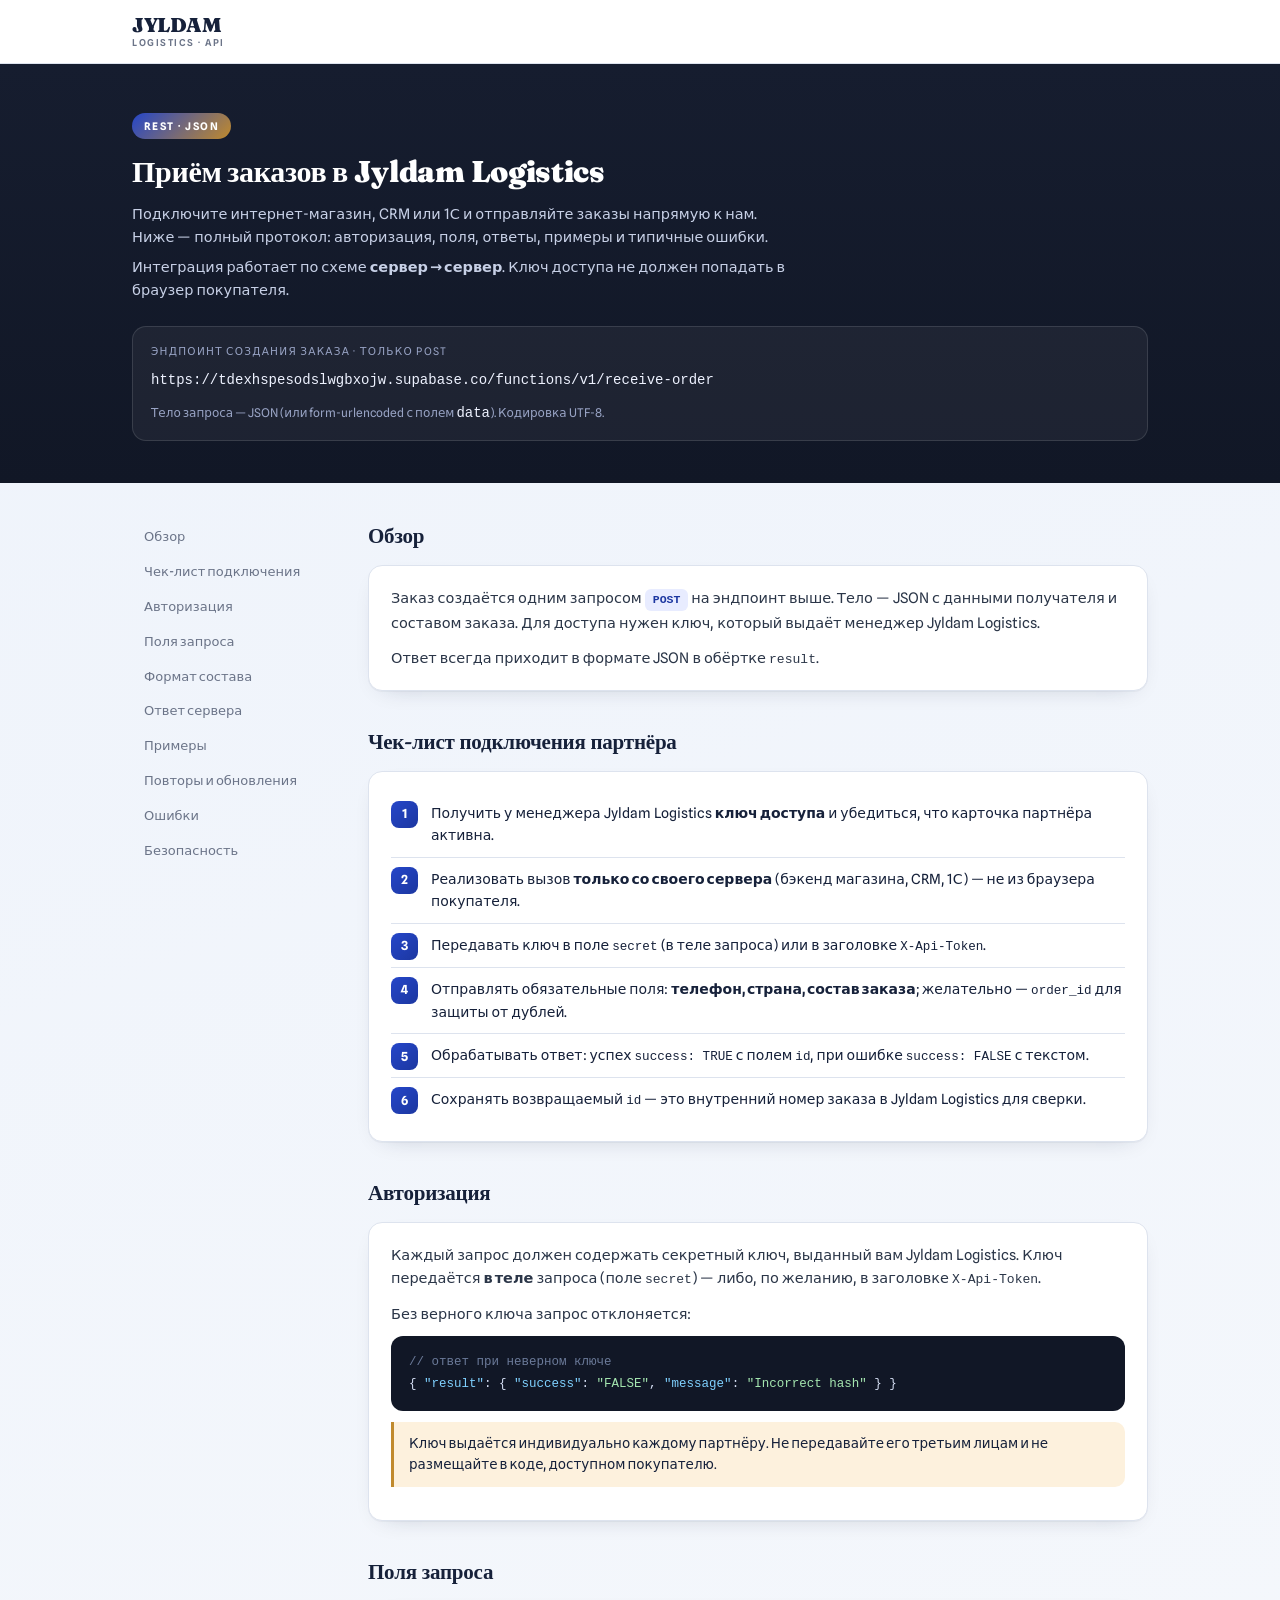
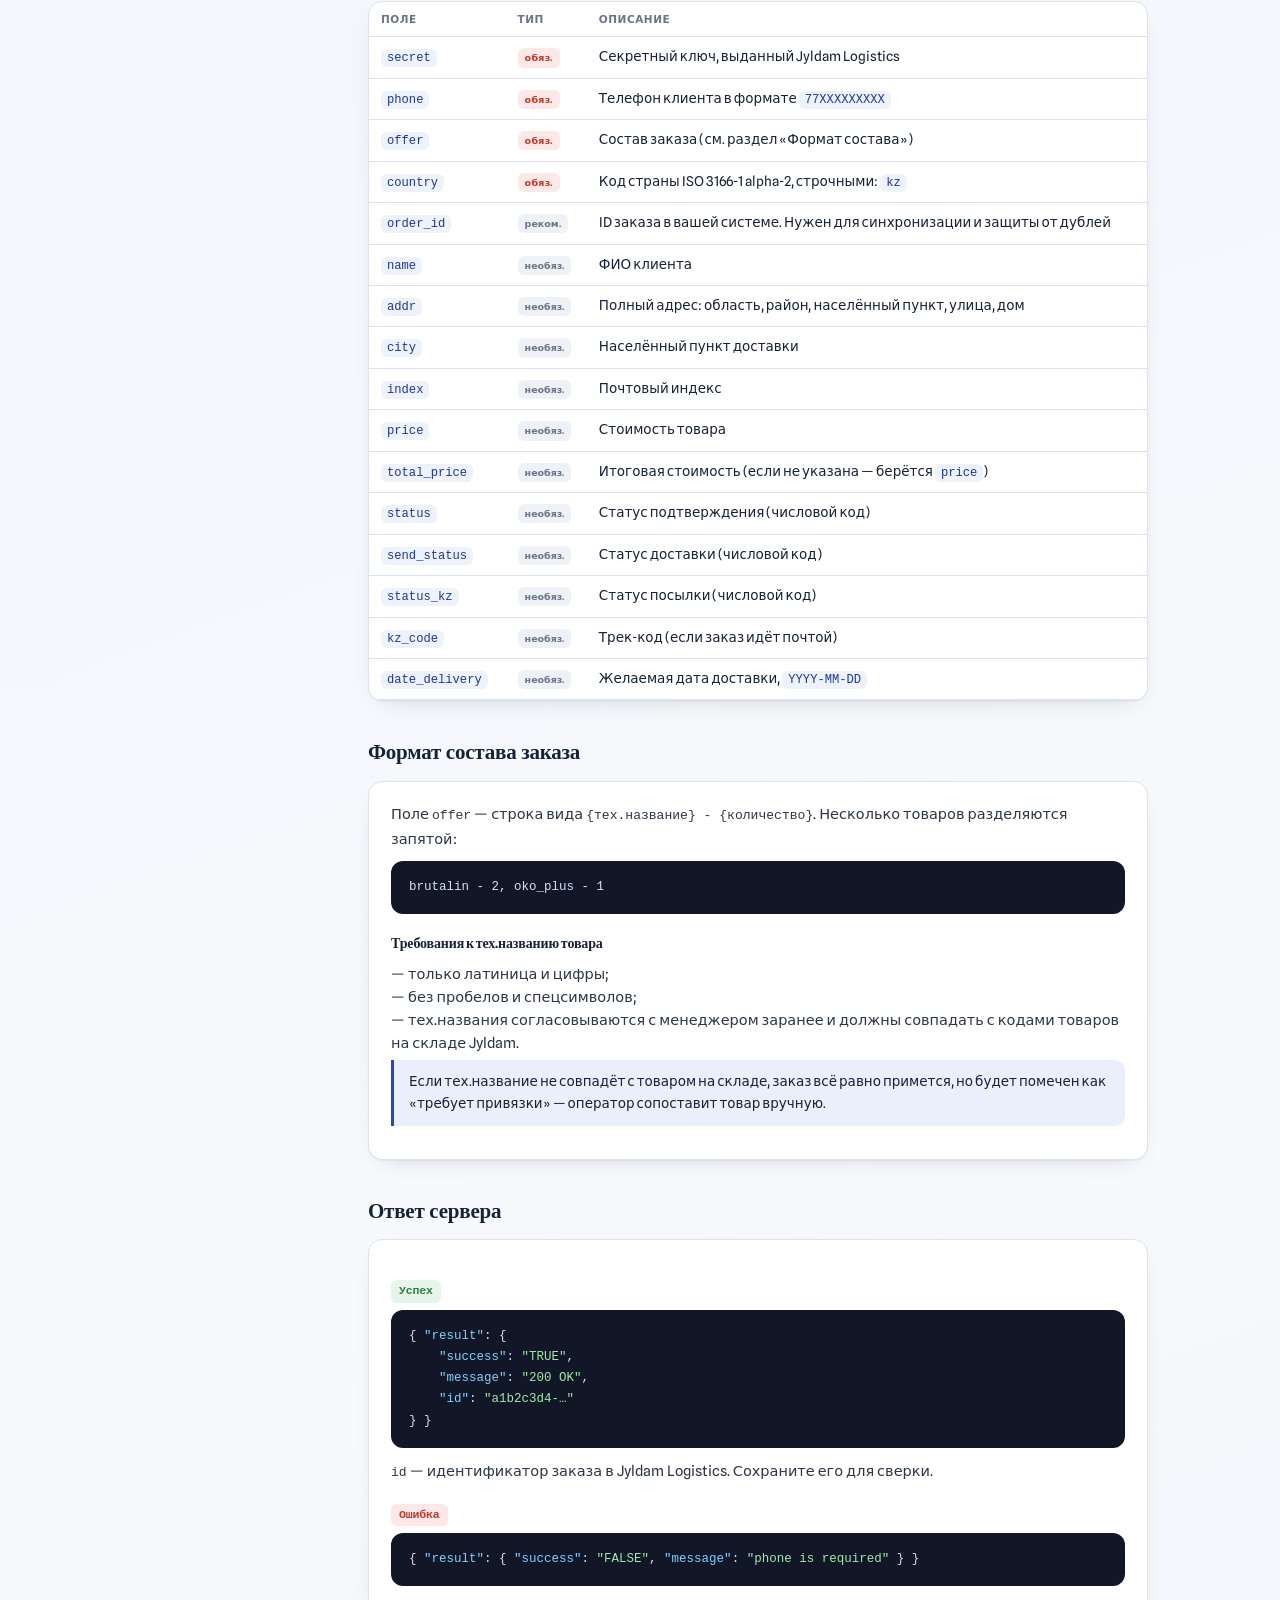
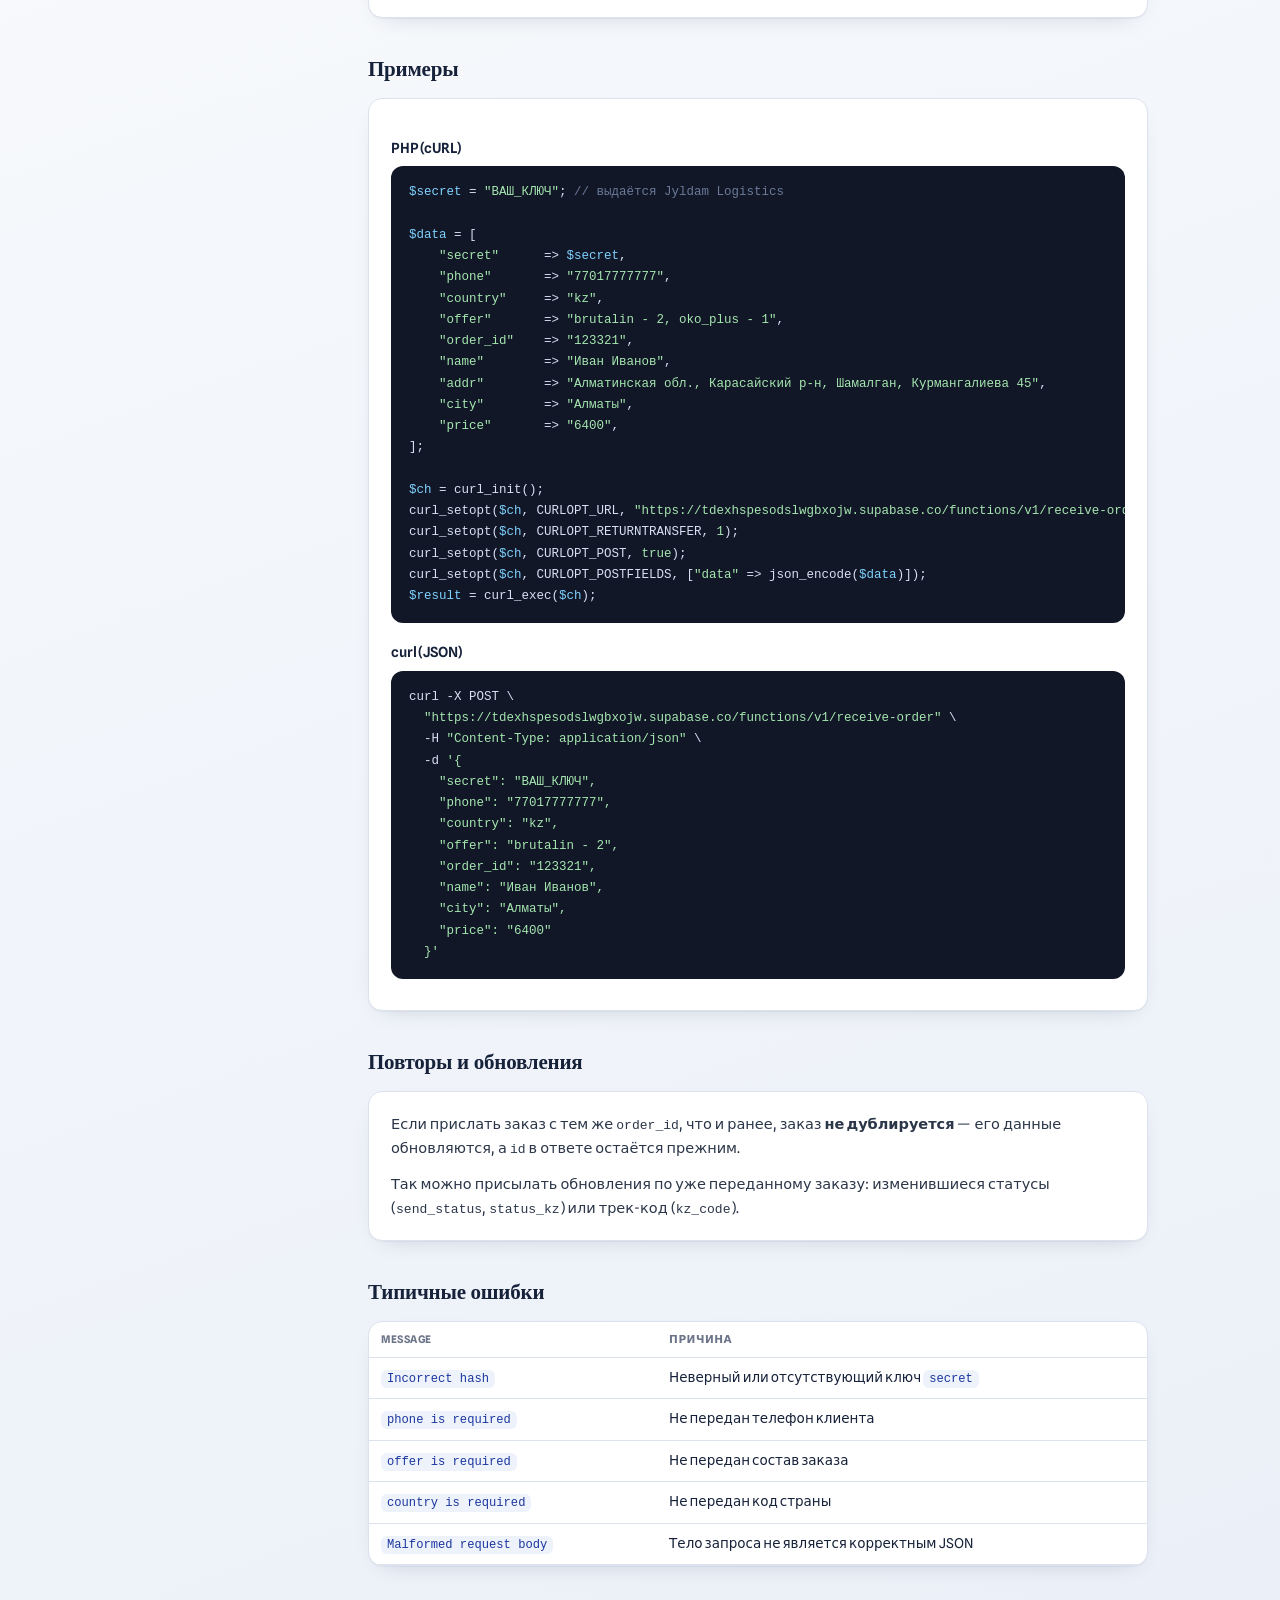
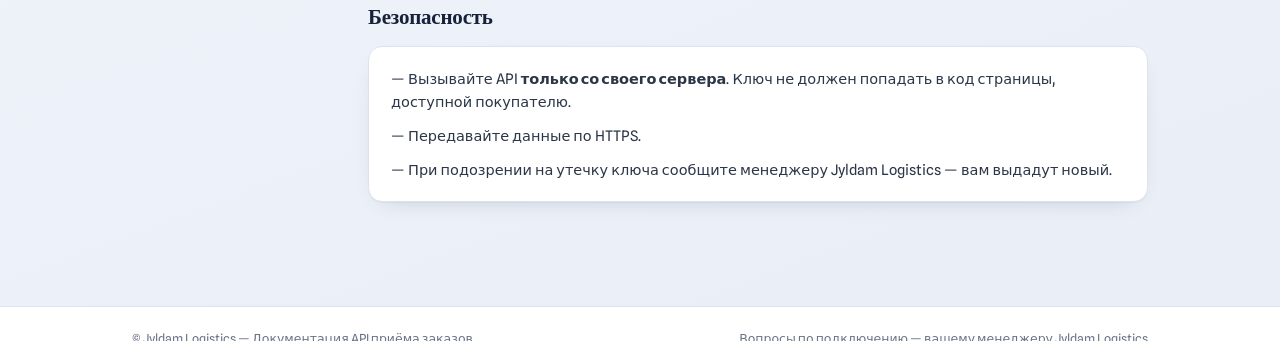
<file: api-docs.html>
<!DOCTYPE html>
<html lang="ru">
<head>
<meta charset="UTF-8">
<meta name="viewport" content="width=device-width, initial-scale=1.0">
<meta name="robots" content="noindex">
<title>Документация API — Jyldam Logistics</title>
<style>
  @import url('https://fonts.googleapis.com/css2?family=Fraunces:opsz,wght@9..144,400;9..144,600;9..144,900&family=Spline+Sans:wght@400;500;600;700&display=swap');
  /* ── ПАЛИТРА CRM Jyldam (совпадает 1:1) ── */
  :root{
    --ink:#16213a;--paper:#eef2f9;--card:#ffffff;--line:#dde3ee;
    --rust:#2546c9;--rust-dk:#1c37a0;--gold:#c08a2d;--muted:#6b7488;
    --shadow:0 1px 0 rgba(20,30,60,.04),0 8px 24px -16px rgba(20,30,60,.30);
    --sidebar:linear-gradient(180deg,#161d2f 0%,#111726 100%);
    --ok:#2f7d46;--ok-bg:#e6f4ea;--warn:#9a5b00;--warn-bg:#fdf1dd;--err:#c0392b;--err-bg:#fce8e6;
    --mono:'SF Mono',ui-monospace,Menlo,Consolas,monospace;
    /* ── АДРЕС API — единственное место для замены на красивый домен ── */
  }
  *{box-sizing:border-box}
  html{scroll-behavior:smooth}
  body{margin:0;background:linear-gradient(160deg,#eef3fb 0%,#f7f9fc 55%,#e9eef7 100%);
    color:var(--ink);font-family:'Spline Sans',system-ui,sans-serif;line-height:1.6;-webkit-font-smoothing:antialiased}
  a{color:var(--rust)}a:hover{opacity:.85}
  code{font-family:var(--mono);font-size:.9em}
  h1,h2,h3{font-family:'Fraunces',serif;letter-spacing:-.01em}

  .topbar{background:#fff;border-bottom:1px solid var(--line)}
  .topbar-in{max-width:1060px;margin:0 auto;padding:15px 22px;display:flex;align-items:center;gap:12px}
  .brand-name{font-family:'Fraunces',serif;font-weight:900;font-size:20px;line-height:1;letter-spacing:-.02em}
  .brand-name small{display:block;font-family:'Spline Sans';font-size:9.5px;font-weight:600;letter-spacing:.16em;color:var(--muted);text-transform:uppercase;margin-top:3px}

  .hero{background:var(--sidebar);color:#fff}
  .hero-in{max-width:1060px;margin:0 auto;padding:48px 22px 42px}
  .tag{display:inline-block;font-family:'Spline Sans';font-size:10.5px;font-weight:700;letter-spacing:.14em;text-transform:uppercase;
    background:linear-gradient(135deg,var(--rust),var(--gold));padding:5px 12px;border-radius:999px;margin-bottom:16px}
  .hero h1{margin:0 0 12px;font-size:30px;font-weight:900;line-height:1.15}
  .hero p{margin:0 0 7px;color:#c7d0e6;max-width:660px;font-size:14.5px}
  .ep-box{margin-top:24px;background:rgba(255,255,255,.05);border:1px solid rgba(255,255,255,.12);border-radius:14px;padding:16px 18px}
  .ep-box .lbl{font-size:10.5px;letter-spacing:.12em;text-transform:uppercase;color:#98a3c4;margin-bottom:7px}
  .ep-box code{font-size:14px;color:#eef2ff;word-break:break-all}
  .ep-note{margin-top:10px;font-size:12px;color:#98a3c4}

  .wrap{max-width:1060px;margin:0 auto;padding:36px 22px 70px;display:grid;grid-template-columns:200px 1fr;gap:36px}
  nav.toc{position:sticky;top:22px;align-self:start;max-height:calc(100vh - 44px);overflow:auto}
  nav.toc a{display:block;padding:7px 12px;border-radius:9px;color:var(--muted);font-size:13px;font-weight:500;text-decoration:none}
  nav.toc a:hover{background:#e7edf8;color:var(--ink)}
  main{min-width:0}

  section{margin-bottom:34px;scroll-margin-top:22px}
  section h2{font-size:21px;font-weight:600;margin:0 0 12px}
  section h3{font-size:14px;font-weight:600;margin:18px 0 7px;font-family:'Spline Sans'}
  section p{margin:0 0 11px;color:#2b3648;font-size:14.5px}
  .card{background:var(--card);border:1px solid var(--line);border-radius:14px;padding:20px 22px;margin-bottom:14px;box-shadow:var(--shadow)}

  ol.check{counter-reset:c;list-style:none;padding:0;margin:0}
  ol.check li{counter-increment:c;position:relative;padding:10px 0 10px 40px;border-bottom:1px solid var(--line);font-size:14px}
  ol.check li:last-child{border-bottom:0}
  ol.check li::before{content:counter(c);position:absolute;left:0;top:9px;width:27px;height:27px;
    background:linear-gradient(135deg,var(--rust),var(--rust-dk));color:#fff;border-radius:8px;display:grid;place-items:center;font-size:12.5px;font-weight:700;font-family:'Spline Sans'}

  table{width:100%;border-collapse:collapse;font-size:13.5px}
  th,td{text-align:left;padding:9px 12px;border-bottom:1px solid var(--line);vertical-align:top}
  th{font-size:10.5px;letter-spacing:.05em;text-transform:uppercase;color:var(--muted);font-weight:700}
  td code{background:#eef2fb;padding:2px 6px;border-radius:6px;color:var(--rust-dk)}
  .req{display:inline-block;font-size:9.5px;font-weight:800;color:var(--err);background:var(--err-bg);padding:2px 7px;border-radius:6px;letter-spacing:.03em}
  .opt{display:inline-block;font-size:9.5px;font-weight:700;color:var(--muted);background:#eef2f6;padding:2px 7px;border-radius:6px}

  pre{background:#111726;color:#d7e0f5;border-radius:12px;padding:16px 18px;overflow:auto;font-family:var(--mono);font-size:12.5px;line-height:1.7;margin:0 0 11px}
  pre .k{color:#7fd1ff}pre .s{color:#a5e6b0}pre .c{color:#6b7a99}

  .badge{display:inline-block;font-family:var(--mono);font-size:11.5px;padding:2px 8px;border-radius:6px;font-weight:600}
  .b-post{background:#e8ecff;color:var(--rust-dk)}.b-ok{background:var(--ok-bg);color:var(--ok)}.b-err{background:var(--err-bg);color:var(--err)}

  .note{border-left:3px solid var(--rust);background:#eaeffb;padding:11px 15px;border-radius:0 10px 10px 0;margin:0 0 13px;font-size:13.5px}
  .note.warn{border-color:var(--gold);background:var(--warn-bg)}

  footer{background:#fff;border-top:1px solid var(--line)}
  footer .f-in{max-width:1060px;margin:0 auto;padding:22px;color:var(--muted);font-size:12.5px;display:flex;justify-content:space-between;flex-wrap:wrap;gap:8px}

  @media(max-width:760px){
    .wrap{grid-template-columns:1fr;gap:18px}
    nav.toc{position:static;max-height:none;display:flex;flex-wrap:wrap;gap:4px;border:1px solid var(--line);border-radius:12px;padding:8px;background:#fff}
    nav.toc a{font-size:12px;padding:5px 9px}
    .hero h1{font-size:24px}
  }
</style>
</head>
<body>

<header class="topbar">
  <div class="topbar-in">
    <div class="brand-name">JYLDAM<small>Logistics · API</small></div>
  </div>
</header>

<div class="hero">
  <div class="hero-in">
    <span class="tag">REST · JSON</span>
    <h1>Приём заказов в Jyldam Logistics</h1>
    <p>Подключите интернет-магазин, CRM или 1С и отправляйте заказы напрямую к нам. Ниже — полный протокол: авторизация, поля, ответы, примеры и типичные ошибки.</p>
    <p>Интеграция работает по схеме <strong>сервер → сервер</strong>. Ключ доступа не должен попадать в браузер покупателя.</p>
    <div class="ep-box">
      <div class="lbl">Эндпоинт создания заказа · только POST</div>
      <code id="ep">https://tdexhspesodslwgbxojw.supabase.co/functions/v1/receive-order</code>
      <div class="ep-note">Тело запроса — JSON (или form-urlencoded с полем <code>data</code>). Кодировка UTF-8.</div>
    </div>
  </div>
</div>

<div class="wrap">
  <nav class="toc">
    <a href="#overview">Обзор</a>
    <a href="#checklist">Чек-лист подключения</a>
    <a href="#auth">Авторизация</a>
    <a href="#fields">Поля запроса</a>
    <a href="#offer">Формат состава</a>
    <a href="#response">Ответ сервера</a>
    <a href="#examples">Примеры</a>
    <a href="#idem">Повторы и обновления</a>
    <a href="#errors">Ошибки</a>
    <a href="#security">Безопасность</a>
  </nav>

  <main>
    <section id="overview">
      <h2>Обзор</h2>
      <div class="card">
        <p>Заказ создаётся одним запросом <span class="badge b-post">POST</span> на эндпоинт выше. Тело — JSON с данными получателя и составом заказа. Для доступа нужен ключ, который выдаёт менеджер Jyldam Logistics.</p>
        <p style="margin:0">Ответ всегда приходит в формате JSON в обёртке <code>result</code>.</p>
      </div>
    </section>

    <section id="checklist">
      <h2>Чек-лист подключения партнёра</h2>
      <div class="card">
        <ol class="check">
          <li>Получить у менеджера Jyldam Logistics <strong>ключ доступа</strong> и убедиться, что карточка партнёра активна.</li>
          <li>Реализовать вызов <strong>только со своего сервера</strong> (бэкенд магазина, CRM, 1С) — не из браузера покупателя.</li>
          <li>Передавать ключ в поле <code>secret</code> (в теле запроса) или в заголовке <code>X-Api-Token</code>.</li>
          <li>Отправлять обязательные поля: <strong>телефон, страна, состав заказа</strong>; желательно — <code>order_id</code> для защиты от дублей.</li>
          <li>Обрабатывать ответ: успех <code>success: TRUE</code> с полем <code>id</code>, при ошибке <code>success: FALSE</code> с текстом.</li>
          <li>Сохранять возвращаемый <code>id</code> — это внутренний номер заказа в Jyldam Logistics для сверки.</li>
        </ol>
      </div>
    </section>

    <section id="auth">
      <h2>Авторизация</h2>
      <div class="card">
        <p>Каждый запрос должен содержать секретный ключ, выданный вам Jyldam Logistics. Ключ передаётся <strong>в теле</strong> запроса (поле <code>secret</code>) — либо, по желанию, в заголовке <code>X-Api-Token</code>.</p>
        <p>Без верного ключа запрос отклоняется:</p>
        <pre><span class="c">// ответ при неверном ключе</span>
{ <span class="k">"result"</span>: { <span class="k">"success"</span>: <span class="s">"FALSE"</span>, <span class="k">"message"</span>: <span class="s">"Incorrect hash"</span> } }</pre>
        <div class="note warn">Ключ выдаётся индивидуально каждому партнёру. Не передавайте его третьим лицам и не размещайте в коде, доступном покупателю.</div>
      </div>
    </section>

    <section id="fields">
      <h2>Поля запроса</h2>
      <div class="card" style="padding:0;overflow:hidden">
        <table>
          <thead><tr><th>Поле</th><th>Тип</th><th>Описание</th></tr></thead>
          <tbody>
            <tr><td><code>secret</code></td><td><span class="req">обяз.</span></td><td>Секретный ключ, выданный Jyldam Logistics</td></tr>
            <tr><td><code>phone</code></td><td><span class="req">обяз.</span></td><td>Телефон клиента в формате <code>77XXXXXXXXX</code></td></tr>
            <tr><td><code>offer</code></td><td><span class="req">обяз.</span></td><td>Состав заказа (см. раздел «Формат состава»)</td></tr>
            <tr><td><code>country</code></td><td><span class="req">обяз.</span></td><td>Код страны ISO 3166-1 alpha-2, строчными: <code>kz</code></td></tr>
            <tr><td><code>order_id</code></td><td><span class="opt">реком.</span></td><td>ID заказа в вашей системе. Нужен для синхронизации и защиты от дублей</td></tr>
            <tr><td><code>name</code></td><td><span class="opt">необяз.</span></td><td>ФИО клиента</td></tr>
            <tr><td><code>addr</code></td><td><span class="opt">необяз.</span></td><td>Полный адрес: область, район, населённый пункт, улица, дом</td></tr>
            <tr><td><code>city</code></td><td><span class="opt">необяз.</span></td><td>Населённый пункт доставки</td></tr>
            <tr><td><code>index</code></td><td><span class="opt">необяз.</span></td><td>Почтовый индекс</td></tr>
            <tr><td><code>price</code></td><td><span class="opt">необяз.</span></td><td>Стоимость товара</td></tr>
            <tr><td><code>total_price</code></td><td><span class="opt">необяз.</span></td><td>Итоговая стоимость (если не указана — берётся <code>price</code>)</td></tr>
            <tr><td><code>status</code></td><td><span class="opt">необяз.</span></td><td>Статус подтверждения (числовой код)</td></tr>
            <tr><td><code>send_status</code></td><td><span class="opt">необяз.</span></td><td>Статус доставки (числовой код)</td></tr>
            <tr><td><code>status_kz</code></td><td><span class="opt">необяз.</span></td><td>Статус посылки (числовой код)</td></tr>
            <tr><td><code>kz_code</code></td><td><span class="opt">необяз.</span></td><td>Трек-код (если заказ идёт почтой)</td></tr>
            <tr><td><code>date_delivery</code></td><td><span class="opt">необяз.</span></td><td>Желаемая дата доставки, <code>YYYY-MM-DD</code></td></tr>
          </tbody>
        </table>
      </div>
    </section>

    <section id="offer">
      <h2>Формат состава заказа</h2>
      <div class="card">
        <p>Поле <code>offer</code> — строка вида <code>{тех.название} - {количество}</code>. Несколько товаров разделяются запятой:</p>
        <pre>brutalin - 2, oko_plus - 1</pre>
        <h3>Требования к тех.названию товара</h3>
        <p style="margin:0 0 6px">— только латиница и цифры;<br>— без пробелов и спецсимволов;<br>— тех.названия согласовываются с менеджером заранее и должны совпадать с кодами товаров на складе Jyldam.</p>
        <div class="note">Если тех.название не совпадёт с товаром на складе, заказ всё равно примется, но будет помечен как «требует привязки» — оператор сопоставит товар вручную.</div>
      </div>
    </section>

    <section id="response">
      <h2>Ответ сервера</h2>
      <div class="card">
        <h3><span class="badge b-ok">Успех</span></h3>
        <pre>{ <span class="k">"result"</span>: {
    <span class="k">"success"</span>: <span class="s">"TRUE"</span>,
    <span class="k">"message"</span>: <span class="s">"200 OK"</span>,
    <span class="k">"id"</span>: <span class="s">"a1b2c3d4-…"</span>
} }</pre>
        <p><code>id</code> — идентификатор заказа в Jyldam Logistics. Сохраните его для сверки.</p>
        <h3><span class="badge b-err">Ошибка</span></h3>
        <pre>{ <span class="k">"result"</span>: { <span class="k">"success"</span>: <span class="s">"FALSE"</span>, <span class="k">"message"</span>: <span class="s">"phone is required"</span> } }</pre>
      </div>
    </section>

    <section id="examples">
      <h2>Примеры</h2>
      <div class="card">
        <h3>PHP (cURL)</h3>
        <pre><span class="k">$secret</span> = <span class="s">"ВАШ_КЛЮЧ"</span>; <span class="c">// выдаётся Jyldam Logistics</span>

<span class="k">$data</span> = [
    <span class="s">"secret"</span>      => <span class="k">$secret</span>,
    <span class="s">"phone"</span>       => <span class="s">"77017777777"</span>,
    <span class="s">"country"</span>     => <span class="s">"kz"</span>,
    <span class="s">"offer"</span>       => <span class="s">"brutalin - 2, oko_plus - 1"</span>,
    <span class="s">"order_id"</span>    => <span class="s">"123321"</span>,
    <span class="s">"name"</span>        => <span class="s">"Иван Иванов"</span>,
    <span class="s">"addr"</span>        => <span class="s">"Алматинская обл., Карасайский р-н, Шамалган, Курмангалиева 45"</span>,
    <span class="s">"city"</span>        => <span class="s">"Алматы"</span>,
    <span class="s">"price"</span>       => <span class="s">"6400"</span>,
];

<span class="k">$ch</span> = curl_init();
curl_setopt(<span class="k">$ch</span>, CURLOPT_URL, <span class="s">"https://tdexhspesodslwgbxojw.supabase.co/functions/v1/receive-order"</span>);
curl_setopt(<span class="k">$ch</span>, CURLOPT_RETURNTRANSFER, <span class="s">1</span>);
curl_setopt(<span class="k">$ch</span>, CURLOPT_POST, <span class="s">true</span>);
curl_setopt(<span class="k">$ch</span>, CURLOPT_POSTFIELDS, [<span class="s">"data"</span> => json_encode(<span class="k">$data</span>)]);
<span class="k">$result</span> = curl_exec(<span class="k">$ch</span>);</pre>

        <h3>curl (JSON)</h3>
        <pre>curl -X POST \
  <span class="s">"https://tdexhspesodslwgbxojw.supabase.co/functions/v1/receive-order"</span> \
  -H <span class="s">"Content-Type: application/json"</span> \
  -d <span class="s">'{
    "secret": "ВАШ_КЛЮЧ",
    "phone": "77017777777",
    "country": "kz",
    "offer": "brutalin - 2",
    "order_id": "123321",
    "name": "Иван Иванов",
    "city": "Алматы",
    "price": "6400"
  }'</span></pre>
      </div>
    </section>

    <section id="idem">
      <h2>Повторы и обновления</h2>
      <div class="card">
        <p>Если прислать заказ с тем же <code>order_id</code>, что и ранее, заказ <strong>не дублируется</strong> — его данные обновляются, а <code>id</code> в ответе остаётся прежним.</p>
        <p style="margin:0">Так можно присылать обновления по уже переданному заказу: изменившиеся статусы (<code>send_status</code>, <code>status_kz</code>) или трек-код (<code>kz_code</code>).</p>
      </div>
    </section>

    <section id="errors">
      <h2>Типичные ошибки</h2>
      <div class="card" style="padding:0;overflow:hidden">
        <table>
          <thead><tr><th>message</th><th>Причина</th></tr></thead>
          <tbody>
            <tr><td><code>Incorrect hash</code></td><td>Неверный или отсутствующий ключ <code>secret</code></td></tr>
            <tr><td><code>phone is required</code></td><td>Не передан телефон клиента</td></tr>
            <tr><td><code>offer is required</code></td><td>Не передан состав заказа</td></tr>
            <tr><td><code>country is required</code></td><td>Не передан код страны</td></tr>
            <tr><td><code>Malformed request body</code></td><td>Тело запроса не является корректным JSON</td></tr>
          </tbody>
        </table>
      </div>
    </section>

    <section id="security">
      <h2>Безопасность</h2>
      <div class="card">
        <p>— Вызывайте API <strong>только со своего сервера</strong>. Ключ не должен попадать в код страницы, доступной покупателю.</p>
        <p>— Передавайте данные по HTTPS.</p>
        <p style="margin:0">— При подозрении на утечку ключа сообщите менеджеру Jyldam Logistics — вам выдадут новый.</p>
      </div>
    </section>
  </main>
</div>

<footer>
  <div class="f-in">
    <span>© Jyldam Logistics — Документация API приёма заказов</span>
    <span>Вопросы по подключению — вашему менеджеру Jyldam Logistics</span>
  </div>
</footer>

</body>
</html>
</file>
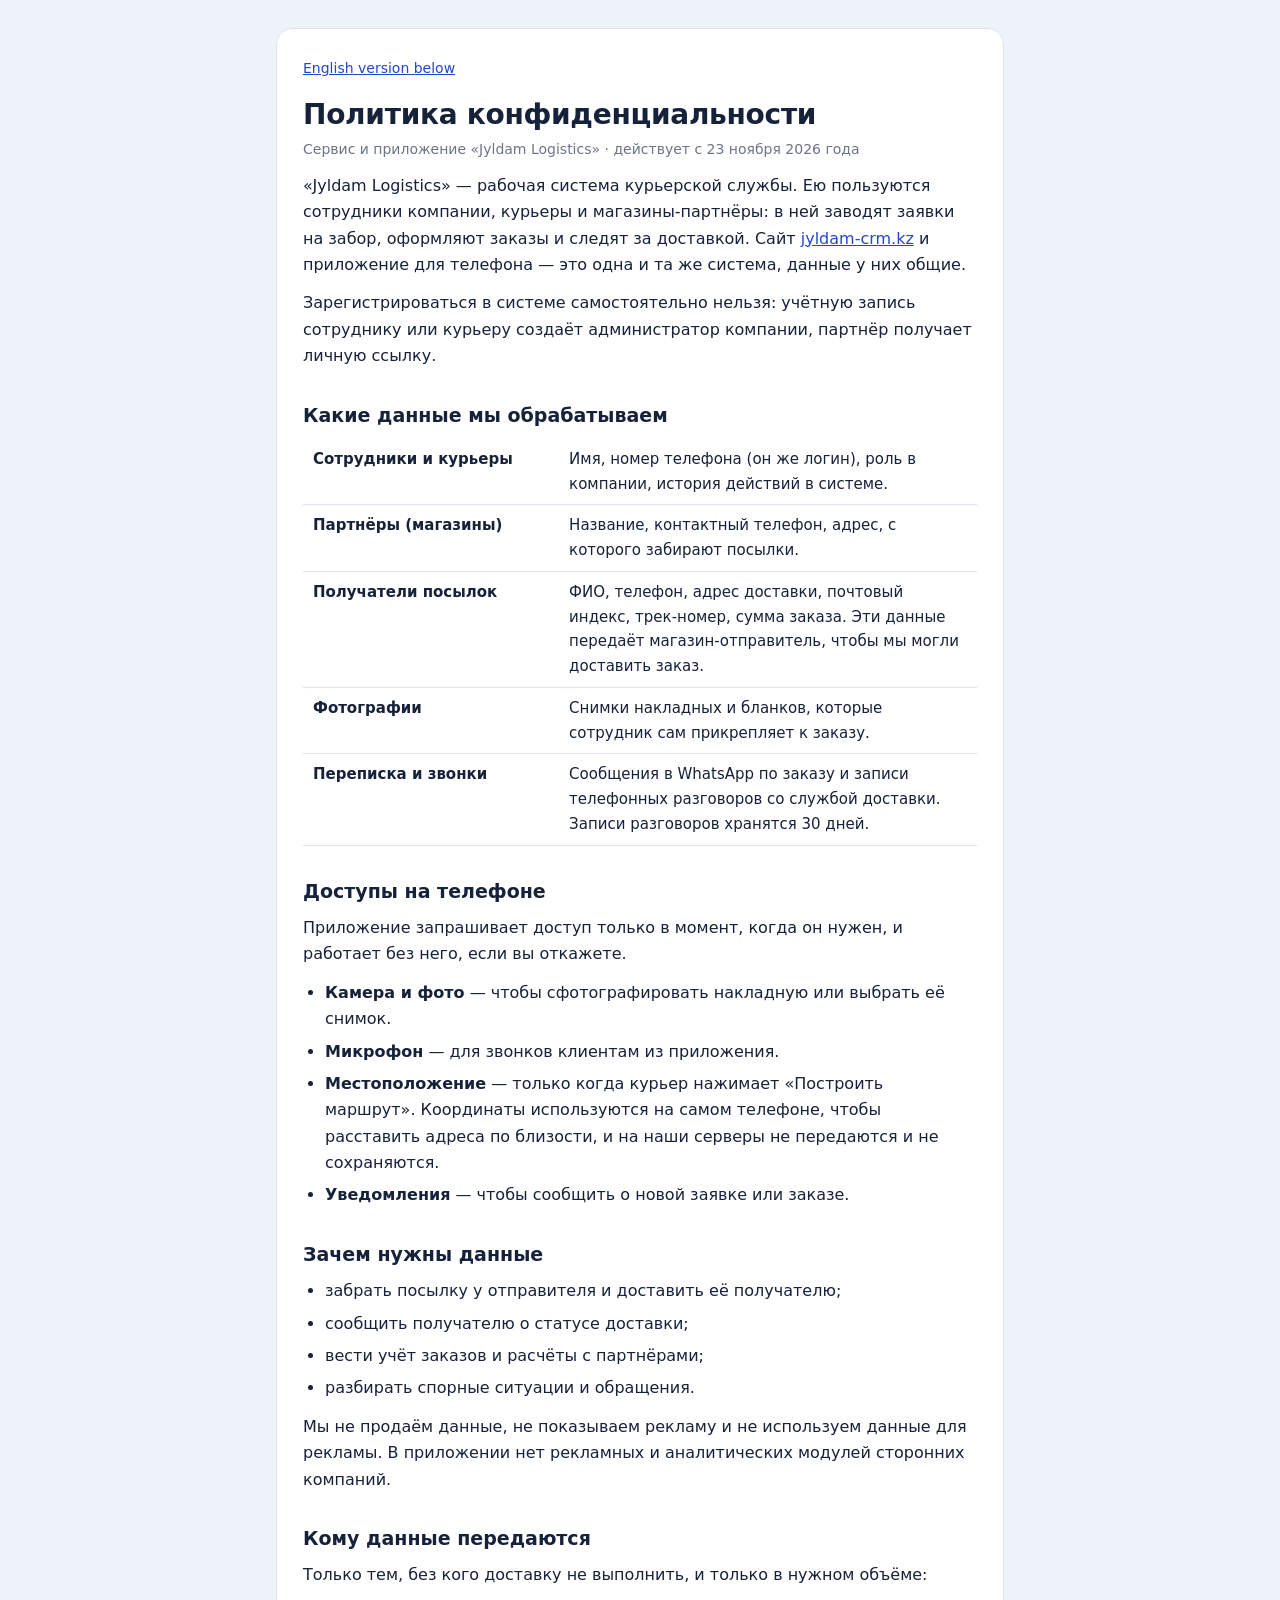
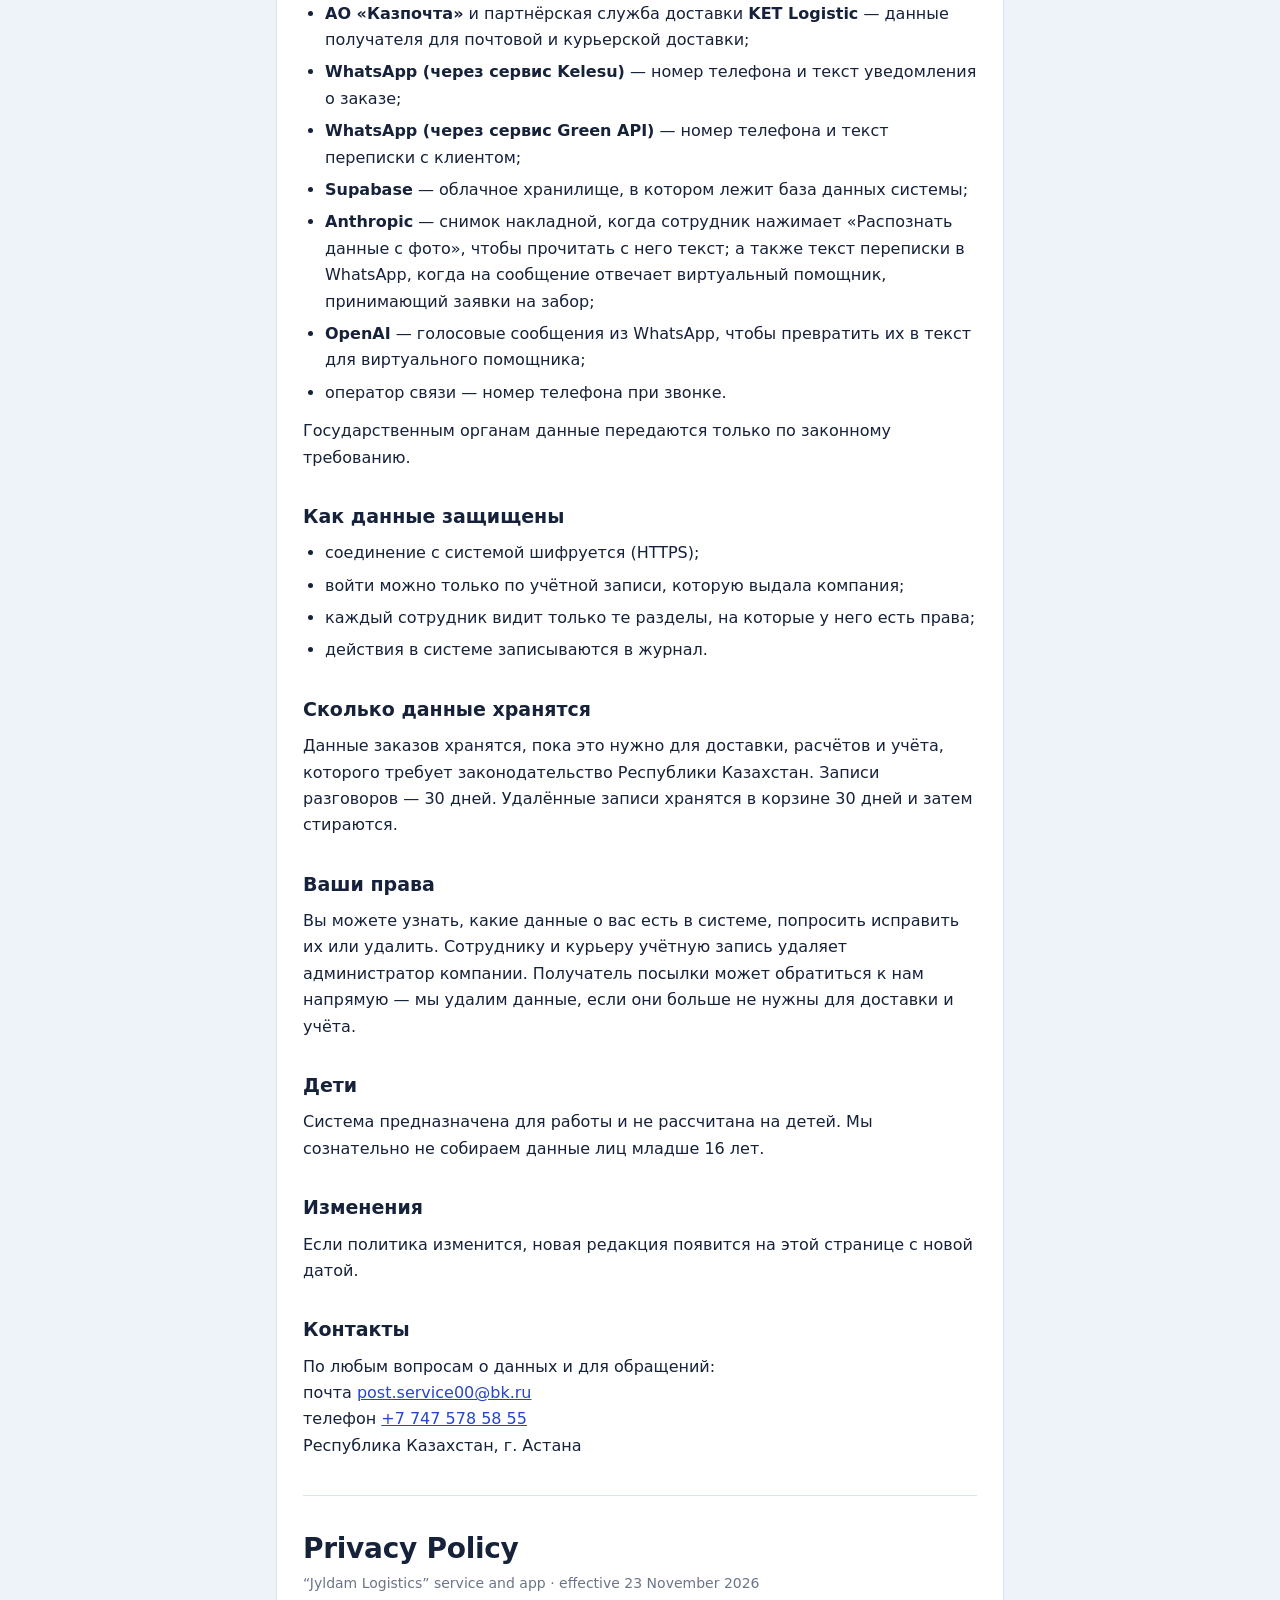
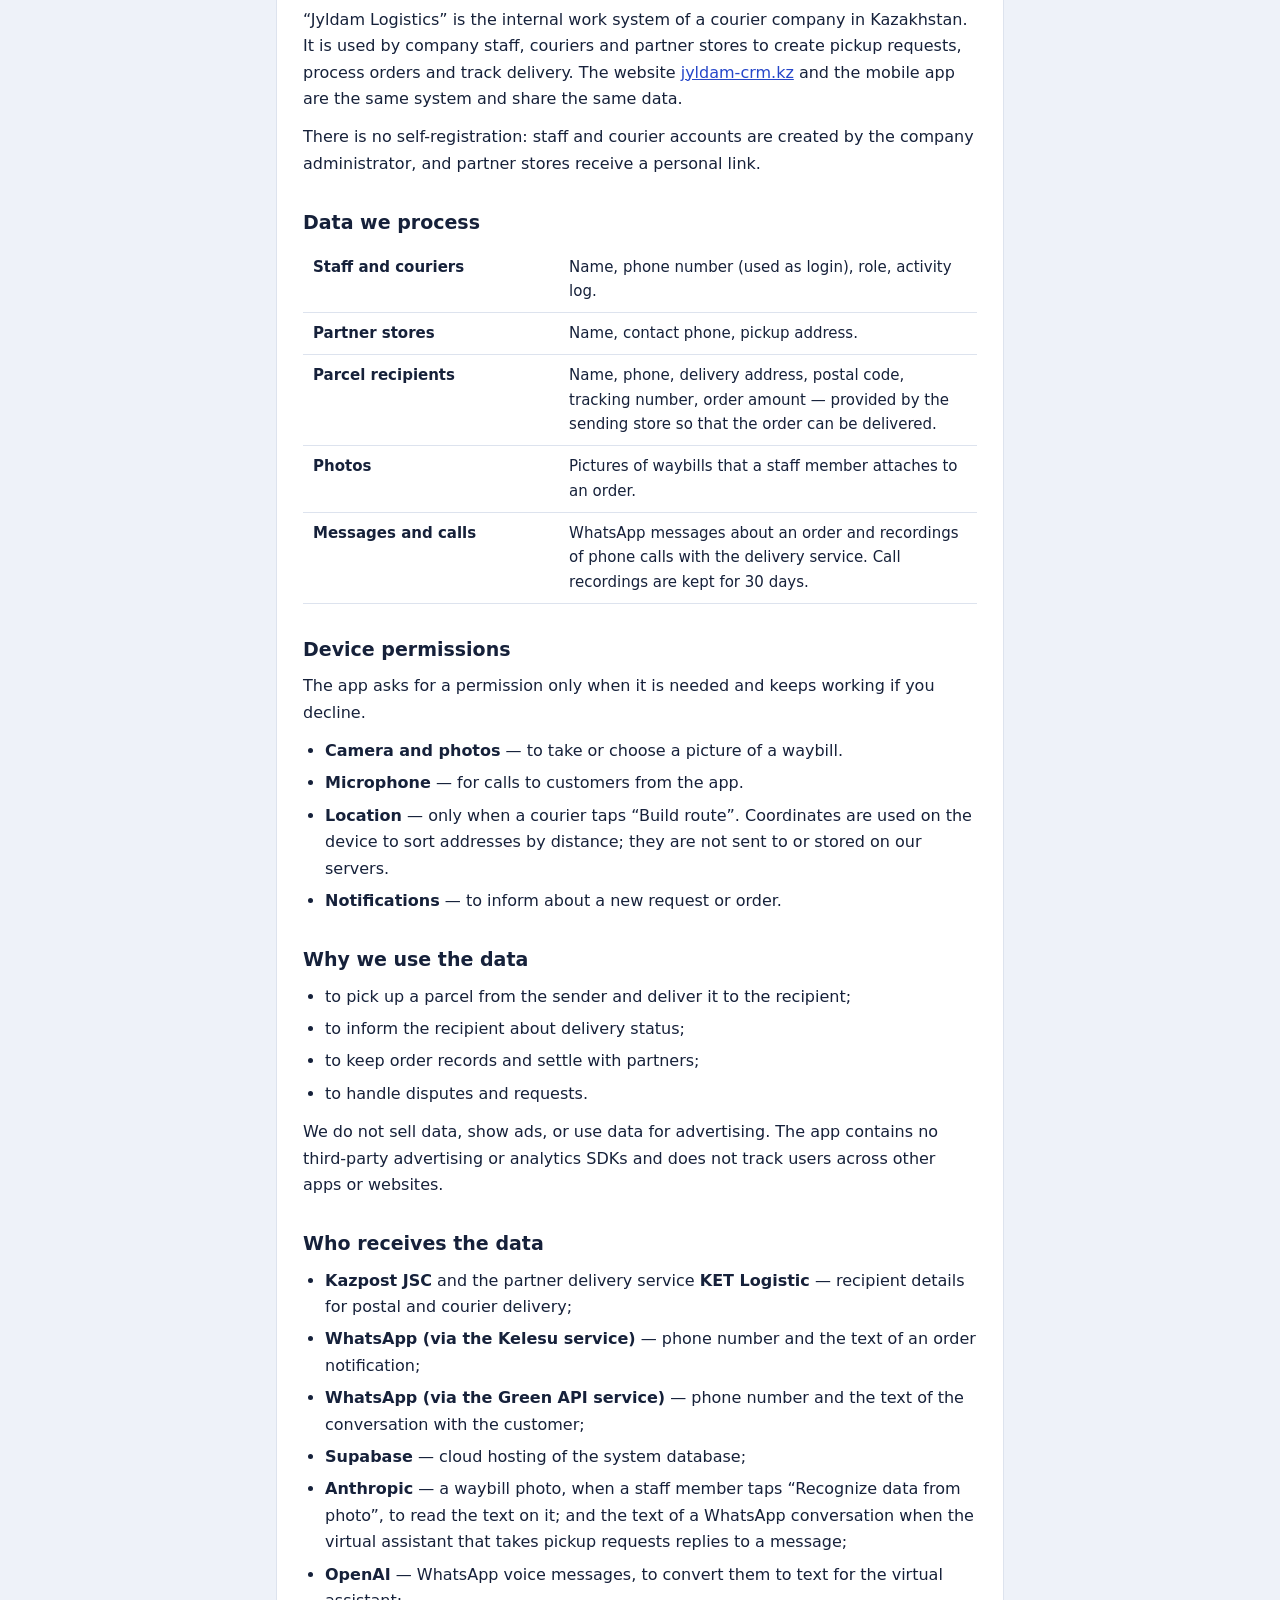
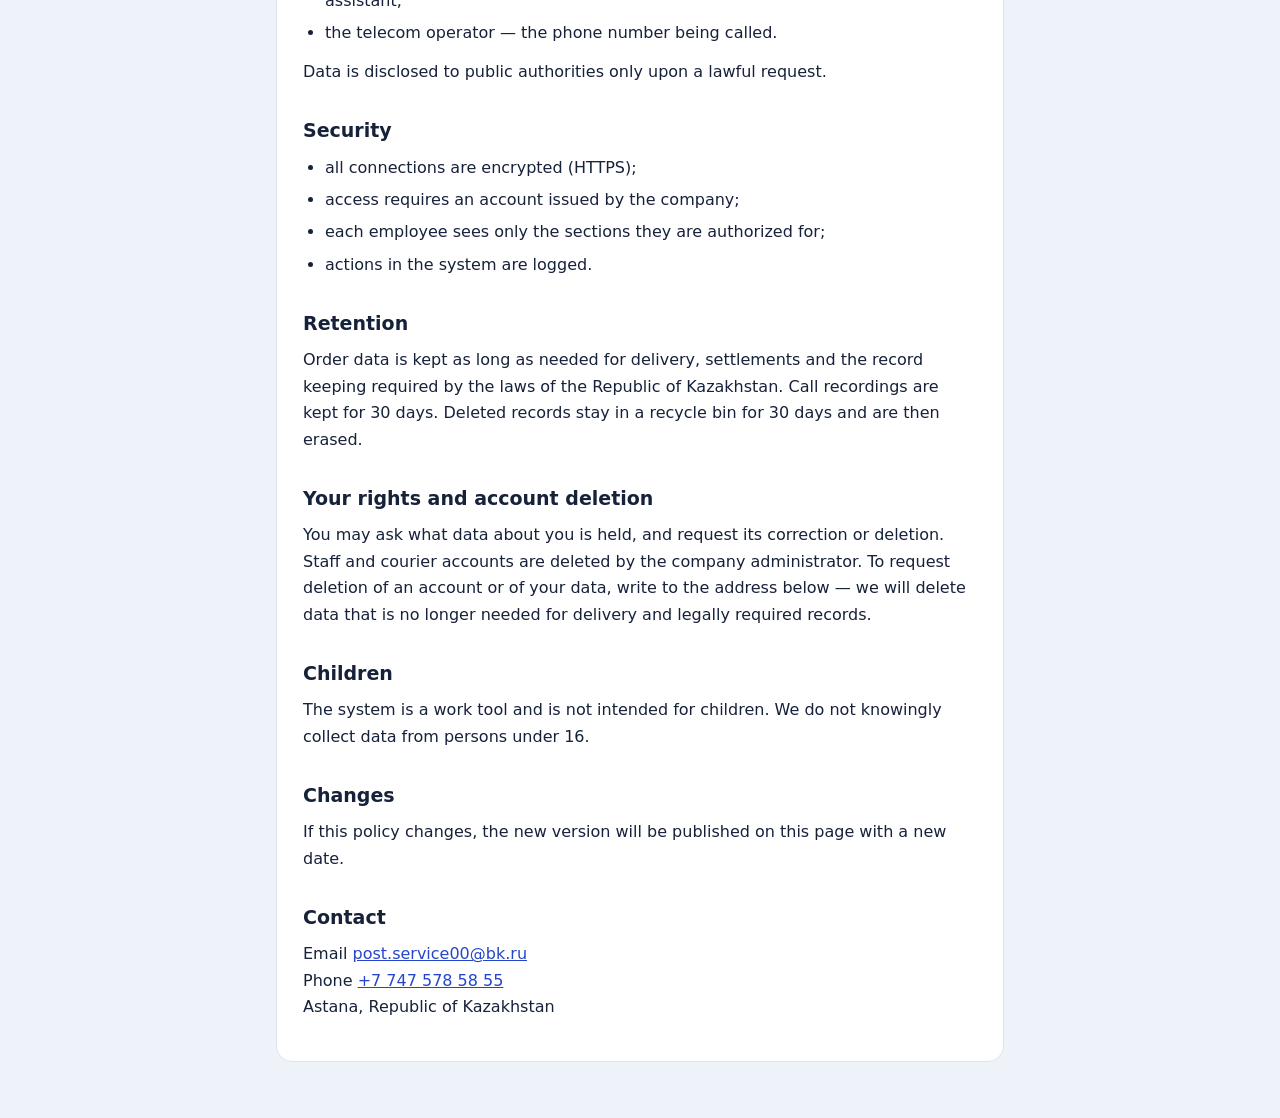
<file: privacy.html>
<!DOCTYPE html>
<html lang="ru">
<head>
<meta charset="UTF-8">
<meta name="viewport" content="width=device-width, initial-scale=1.0">
<title>Политика конфиденциальности — Jyldam Logistics</title>
<style>
  :root{--ink:#16213a;--paper:#eef2f9;--card:#fff;--line:#dde3ee;--rust:#2546c9;--muted:#6b7488}
  *{box-sizing:border-box}
  body{margin:0;background:var(--paper);color:var(--ink);font-family:system-ui,-apple-system,'Segoe UI',Roboto,sans-serif;line-height:1.65;-webkit-font-smoothing:antialiased}
  .wrap{max-width:760px;margin:0 auto;padding:28px 16px 56px}
  .card{background:var(--card);border:1px solid var(--line);border-radius:16px;padding:28px 26px}
  h1{font-size:28px;line-height:1.2;margin:0 0 6px;letter-spacing:-.01em}
  h2{font-size:19px;margin:30px 0 8px}
  p{margin:0 0 12px}
  ul{margin:0 0 12px;padding-left:22px}
  li{margin-bottom:6px}
  a{color:var(--rust)}
  .muted{color:var(--muted);font-size:14px}
  .lang{margin:0 0 18px;font-size:14px}
  hr{border:0;border-top:1px solid var(--line);margin:36px 0}
  table{width:100%;border-collapse:collapse;margin:0 0 12px;font-size:15px}
  th,td{text-align:left;vertical-align:top;padding:8px 10px;border-bottom:1px solid var(--line)}
  th{font-weight:600;width:38%}
  @media(max-width:560px){.card{padding:22px 16px}h1{font-size:24px}th,td{display:block;width:auto;border:0;padding:2px 0}tr{display:block;padding:8px 0;border-bottom:1px solid var(--line)}}
</style>
</head>
<body>
<div class="wrap"><div class="card">

<p class="lang"><a href="#en">English version below</a></p>

<h1>Политика конфиденциальности</h1>
<p class="muted">Сервис и приложение «Jyldam Logistics» · действует с 23 ноября 2026 года</p>

<p>«Jyldam Logistics» — рабочая система курьерской службы. Ею пользуются сотрудники компании, курьеры и магазины-партнёры: в ней заводят заявки на забор, оформляют заказы и следят за доставкой. Сайт <a href="https://jyldam-crm.kz">jyldam-crm.kz</a> и приложение для телефона — это одна и та же система, данные у них общие.</p>
<p>Зарегистрироваться в системе самостоятельно нельзя: учётную запись сотруднику или курьеру создаёт администратор компании, партнёр получает личную ссылку.</p>

<h2>Какие данные мы обрабатываем</h2>
<table>
  <tr><th>Сотрудники и курьеры</th><td>Имя, номер телефона (он же логин), роль в компании, история действий в системе.</td></tr>
  <tr><th>Партнёры (магазины)</th><td>Название, контактный телефон, адрес, с которого забирают посылки.</td></tr>
  <tr><th>Получатели посылок</th><td>ФИО, телефон, адрес доставки, почтовый индекс, трек-номер, сумма заказа. Эти данные передаёт магазин-отправитель, чтобы мы могли доставить заказ.</td></tr>
  <tr><th>Фотографии</th><td>Снимки накладных и бланков, которые сотрудник сам прикрепляет к заказу.</td></tr>
  <tr><th>Переписка и звонки</th><td>Сообщения в WhatsApp по заказу и записи телефонных разговоров со службой доставки. Записи разговоров хранятся 30 дней.</td></tr>
</table>

<h2>Доступы на телефоне</h2>
<p>Приложение запрашивает доступ только в момент, когда он нужен, и работает без него, если вы откажете.</p>
<ul>
  <li><b>Камера и фото</b> — чтобы сфотографировать накладную или выбрать её снимок.</li>
  <li><b>Микрофон</b> — для звонков клиентам из приложения.</li>
  <li><b>Местоположение</b> — только когда курьер нажимает «Построить маршрут». Координаты используются на самом телефоне, чтобы расставить адреса по близости, и на наши серверы не передаются и не сохраняются.</li>
  <li><b>Уведомления</b> — чтобы сообщить о новой заявке или заказе.</li>
</ul>

<h2>Зачем нужны данные</h2>
<ul>
  <li>забрать посылку у отправителя и доставить её получателю;</li>
  <li>сообщить получателю о статусе доставки;</li>
  <li>вести учёт заказов и расчёты с партнёрами;</li>
  <li>разбирать спорные ситуации и обращения.</li>
</ul>
<p>Мы не продаём данные, не показываем рекламу и не используем данные для рекламы. В приложении нет рекламных и аналитических модулей сторонних компаний.</p>

<h2>Кому данные передаются</h2>
<p>Только тем, без кого доставку не выполнить, и только в нужном объёме:</p>
<ul>
  <li><b>АО «Казпочта»</b> и партнёрская служба доставки <b>KET Logistic</b> — данные получателя для почтовой и курьерской доставки;</li>
  <li><b>WhatsApp (через сервис Kelesu)</b> — номер телефона и текст уведомления о заказе;</li>
  <li><b>WhatsApp (через сервис Green API)</b> — номер телефона и текст переписки с клиентом;</li>
  <li><b>Supabase</b> — облачное хранилище, в котором лежит база данных системы;</li>
  <li><b>Anthropic</b> — снимок накладной, когда сотрудник нажимает «Распознать данные с фото», чтобы прочитать с него текст; а также текст переписки в WhatsApp, когда на сообщение отвечает виртуальный помощник, принимающий заявки на забор;</li>
  <li><b>OpenAI</b> — голосовые сообщения из WhatsApp, чтобы превратить их в текст для виртуального помощника;</li>
  <li>оператор связи — номер телефона при звонке.</li>
</ul>
<p>Государственным органам данные передаются только по законному требованию.</p>

<h2>Как данные защищены</h2>
<ul>
  <li>соединение с системой шифруется (HTTPS);</li>
  <li>войти можно только по учётной записи, которую выдала компания;</li>
  <li>каждый сотрудник видит только те разделы, на которые у него есть права;</li>
  <li>действия в системе записываются в журнал.</li>
</ul>

<h2>Сколько данные хранятся</h2>
<p>Данные заказов хранятся, пока это нужно для доставки, расчётов и учёта, которого требует законодательство Республики Казахстан. Записи разговоров — 30 дней. Удалённые записи хранятся в корзине 30 дней и затем стираются.</p>

<h2>Ваши права</h2>
<p>Вы можете узнать, какие данные о вас есть в системе, попросить исправить их или удалить. Сотруднику и курьеру учётную запись удаляет администратор компании. Получатель посылки может обратиться к нам напрямую — мы удалим данные, если они больше не нужны для доставки и учёта.</p>

<h2>Дети</h2>
<p>Система предназначена для работы и не рассчитана на детей. Мы сознательно не собираем данные лиц младше 16 лет.</p>

<h2>Изменения</h2>
<p>Если политика изменится, новая редакция появится на этой странице с новой датой.</p>

<h2>Контакты</h2>
<p>По любым вопросам о данных и для обращений:<br>
почта <a href="mailto:post.service00@bk.ru">post.service00@bk.ru</a><br>
телефон <a href="tel:+77475785855">+7 747 578 58 55</a><br>
Республика Казахстан, г. Астана</p>

<hr>

<h1 id="en">Privacy Policy</h1>
<p class="muted">“Jyldam Logistics” service and app · effective 23 November 2026</p>

<p>“Jyldam Logistics” is the internal work system of a courier company in Kazakhstan. It is used by company staff, couriers and partner stores to create pickup requests, process orders and track delivery. The website <a href="https://jyldam-crm.kz">jyldam-crm.kz</a> and the mobile app are the same system and share the same data.</p>
<p>There is no self-registration: staff and courier accounts are created by the company administrator, and partner stores receive a personal link.</p>

<h2>Data we process</h2>
<table>
  <tr><th>Staff and couriers</th><td>Name, phone number (used as login), role, activity log.</td></tr>
  <tr><th>Partner stores</th><td>Name, contact phone, pickup address.</td></tr>
  <tr><th>Parcel recipients</th><td>Name, phone, delivery address, postal code, tracking number, order amount — provided by the sending store so that the order can be delivered.</td></tr>
  <tr><th>Photos</th><td>Pictures of waybills that a staff member attaches to an order.</td></tr>
  <tr><th>Messages and calls</th><td>WhatsApp messages about an order and recordings of phone calls with the delivery service. Call recordings are kept for 30 days.</td></tr>
</table>

<h2>Device permissions</h2>
<p>The app asks for a permission only when it is needed and keeps working if you decline.</p>
<ul>
  <li><b>Camera and photos</b> — to take or choose a picture of a waybill.</li>
  <li><b>Microphone</b> — for calls to customers from the app.</li>
  <li><b>Location</b> — only when a courier taps “Build route”. Coordinates are used on the device to sort addresses by distance; they are not sent to or stored on our servers.</li>
  <li><b>Notifications</b> — to inform about a new request or order.</li>
</ul>

<h2>Why we use the data</h2>
<ul>
  <li>to pick up a parcel from the sender and deliver it to the recipient;</li>
  <li>to inform the recipient about delivery status;</li>
  <li>to keep order records and settle with partners;</li>
  <li>to handle disputes and requests.</li>
</ul>
<p>We do not sell data, show ads, or use data for advertising. The app contains no third-party advertising or analytics SDKs and does not track users across other apps or websites.</p>

<h2>Who receives the data</h2>
<ul>
  <li><b>Kazpost JSC</b> and the partner delivery service <b>KET Logistic</b> — recipient details for postal and courier delivery;</li>
  <li><b>WhatsApp (via the Kelesu service)</b> — phone number and the text of an order notification;</li>
  <li><b>WhatsApp (via the Green API service)</b> — phone number and the text of the conversation with the customer;</li>
  <li><b>Supabase</b> — cloud hosting of the system database;</li>
  <li><b>Anthropic</b> — a waybill photo, when a staff member taps “Recognize data from photo”, to read the text on it; and the text of a WhatsApp conversation when the virtual assistant that takes pickup requests replies to a message;</li>
  <li><b>OpenAI</b> — WhatsApp voice messages, to convert them to text for the virtual assistant;</li>
  <li>the telecom operator — the phone number being called.</li>
</ul>
<p>Data is disclosed to public authorities only upon a lawful request.</p>

<h2>Security</h2>
<ul>
  <li>all connections are encrypted (HTTPS);</li>
  <li>access requires an account issued by the company;</li>
  <li>each employee sees only the sections they are authorized for;</li>
  <li>actions in the system are logged.</li>
</ul>

<h2>Retention</h2>
<p>Order data is kept as long as needed for delivery, settlements and the record keeping required by the laws of the Republic of Kazakhstan. Call recordings are kept for 30 days. Deleted records stay in a recycle bin for 30 days and are then erased.</p>

<h2>Your rights and account deletion</h2>
<p>You may ask what data about you is held, and request its correction or deletion. Staff and courier accounts are deleted by the company administrator. To request deletion of an account or of your data, write to the address below — we will delete data that is no longer needed for delivery and legally required records.</p>

<h2>Children</h2>
<p>The system is a work tool and is not intended for children. We do not knowingly collect data from persons under 16.</p>

<h2>Changes</h2>
<p>If this policy changes, the new version will be published on this page with a new date.</p>

<h2>Contact</h2>
<p>Email <a href="mailto:post.service00@bk.ru">post.service00@bk.ru</a><br>
Phone <a href="tel:+77475785855">+7 747 578 58 55</a><br>
Astana, Republic of Kazakhstan</p>

</div></div>
</body>
</html>
</file>
